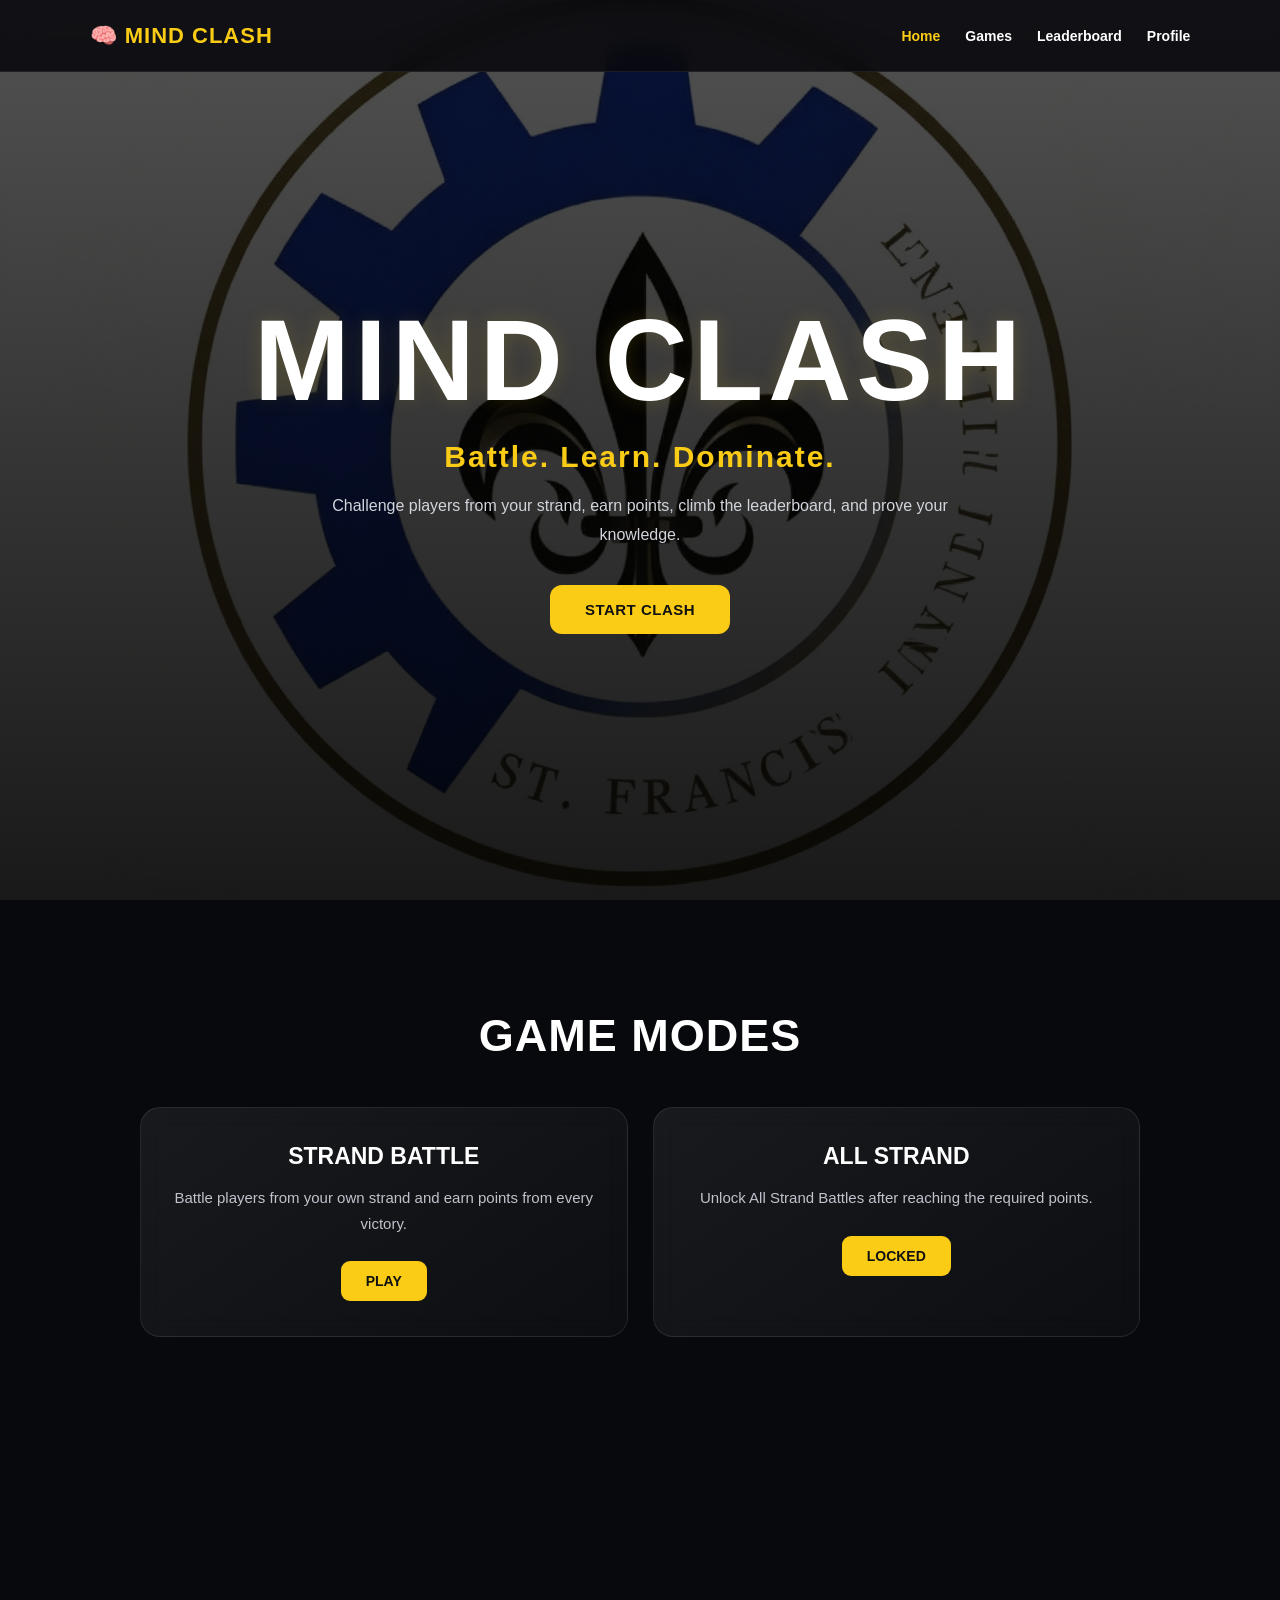
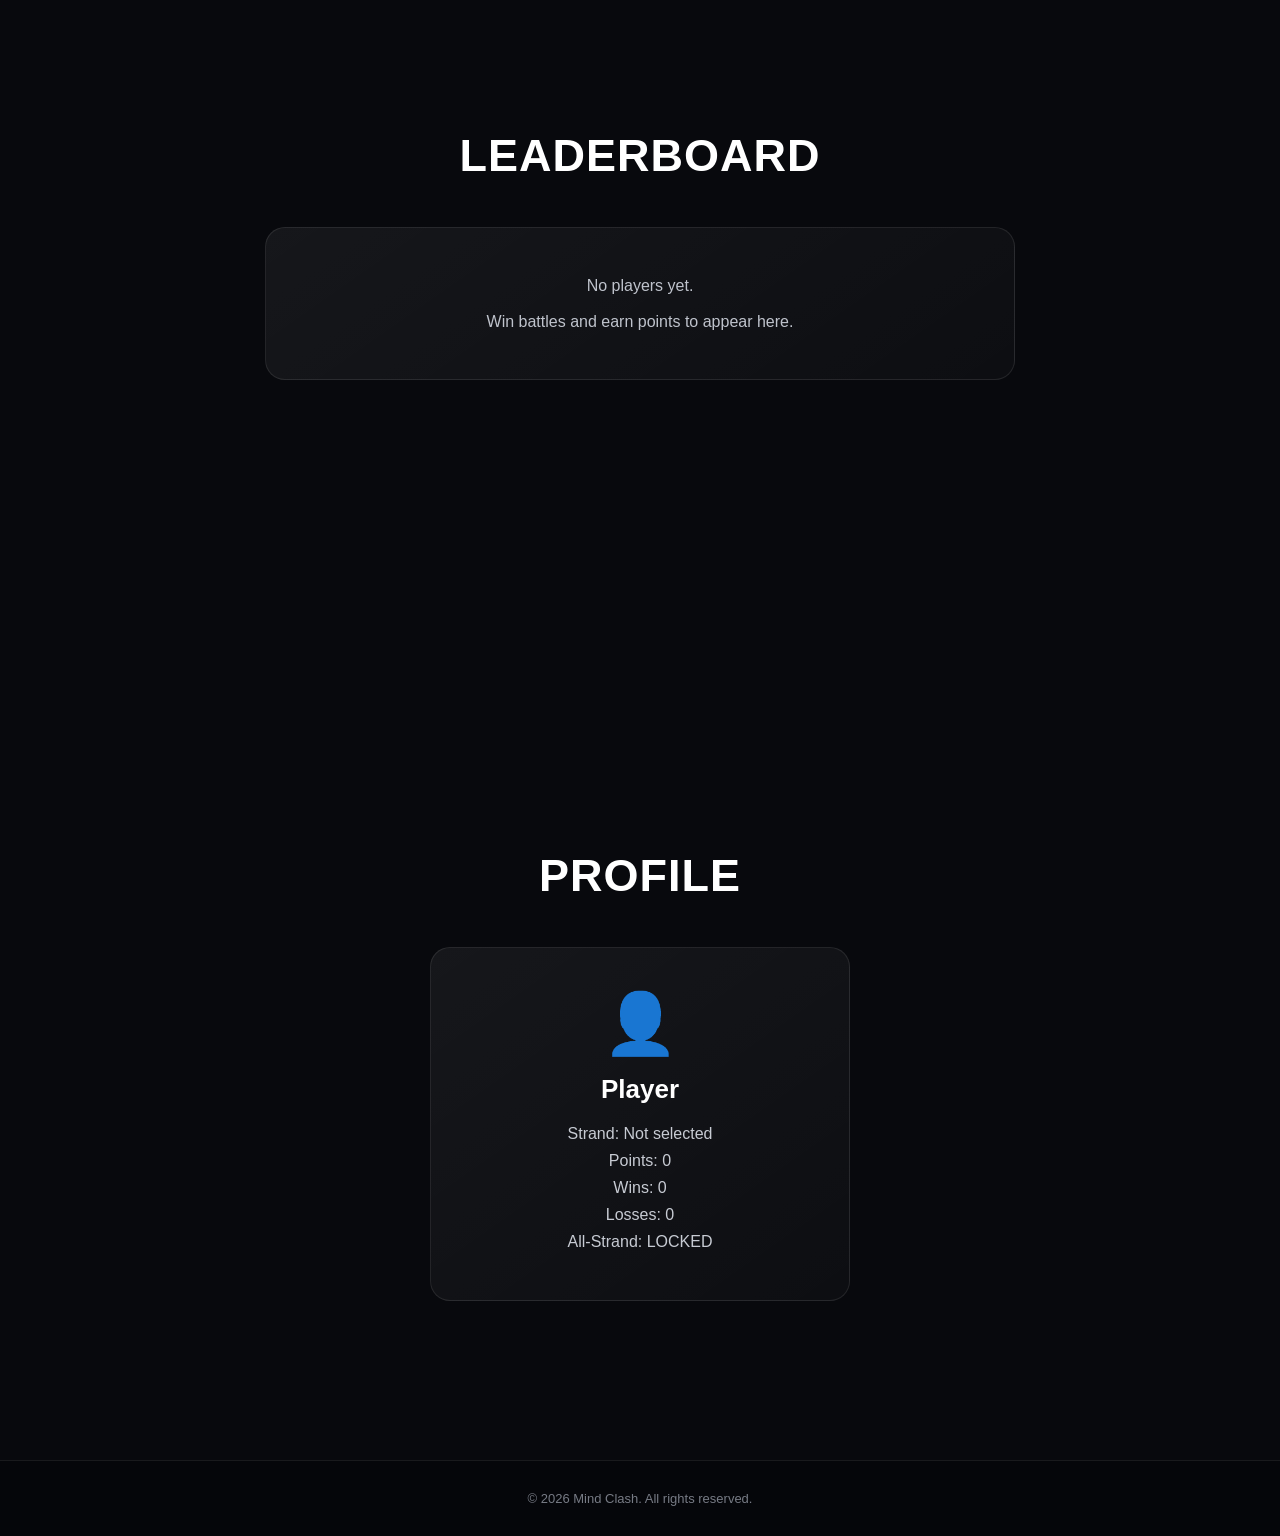
<file: index.html>
<!DOCTYPE html>
<html lang="en">

<head>
    <meta charset="UTF-8">
    <meta name="viewport" content="width=device-width, initial-scale=1.0">

    <title>Mind Clash</title>

    <link rel="stylesheet" href="style.css">
</head>

<body>

    <header class="navbar">

        <div class="logo">
            🧠 MIND CLASH
        </div>

        <nav>
            <a href="#home">Home</a>
            <a href="#games">Games</a>
            <a href="#leaderboard">Leaderboard</a>
            <a href="#profile">Profile</a>
        </nav>

    </header>


    <main>

        <section id="home" class="hero">

            <div class="hero-content">

                <h1>
                    MIND CLASH
                </h1>

                <p>
                    Battle. Learn. Dominate.
                </p>

                <p class="description">
                    Challenge players from your strand,
                    earn points, climb the leaderboard,
                    and prove your knowledge.
                </p>

                <button class="start-btn" onclick="startGame()">
                    START CLASH
                </button>

            </div>

        </section>


        <section id="games" class="section">

            <h2>GAME MODES</h2>

            <div class="game-container">

                <div class="game-card">
                    <h3>STRAND BATTLE</h3>
                    <p>
                        Battle players from your own strand
                        and earn points from every victory.
                    </p>
                    <button onclick="window.location.href='strand-battle.html'">
    PLAY
                    </button>
                </div>


                <div class="game-card">
                    <h3>ALL STRAND</h3>
                    <p>
                        Unlock All Strand Battles after reaching
                        the required points.
                    </p>
                    <button onclick="openAllStrand()">
                        LOCKED
                    </button>
                </div>

            </div>

        </section>


        <section id="leaderboard" class="section">

            <h2>LEADERBOARD</h2>

            <div class="leaderboard-box">

                <p>No players yet.</p>

                <p>
                    Win battles and earn points
                    to appear here.
                </p>

            </div>

        </section>


        <section id="profile" class="section">

            <h2>PROFILE</h2>

            <div class="profile-box">

                <div class="profile-icon">
                    👤
                </div>

                <h3>Player</h3>

                <p>Points: 0</p>

                <p>Wins: 0</p>

                <p>Losses: 0</p>

            </div>

        </section>

    </main>


    <footer>

        <p>
            © 2026 Mind Clash. All rights reserved.
        </p>

    </footer>


    <script src="script.js"></script>

</body>

</html>
</file>
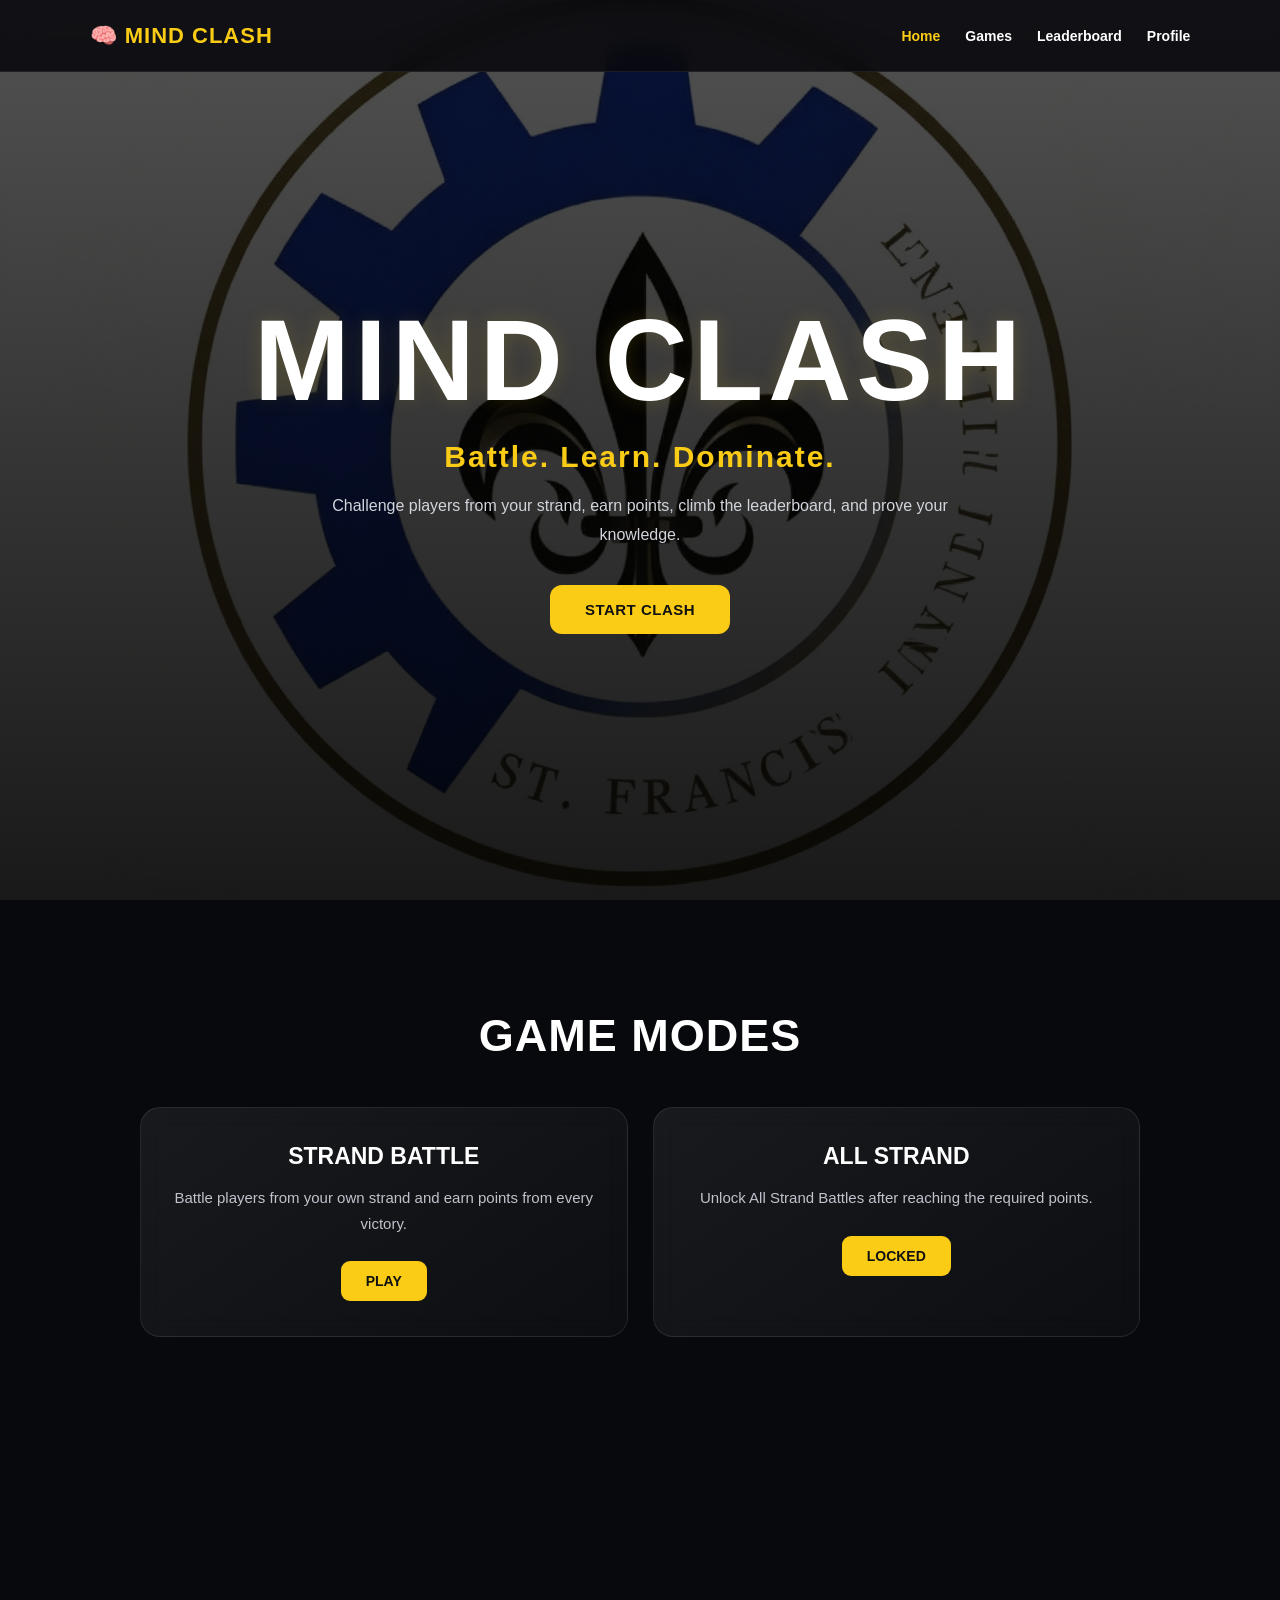
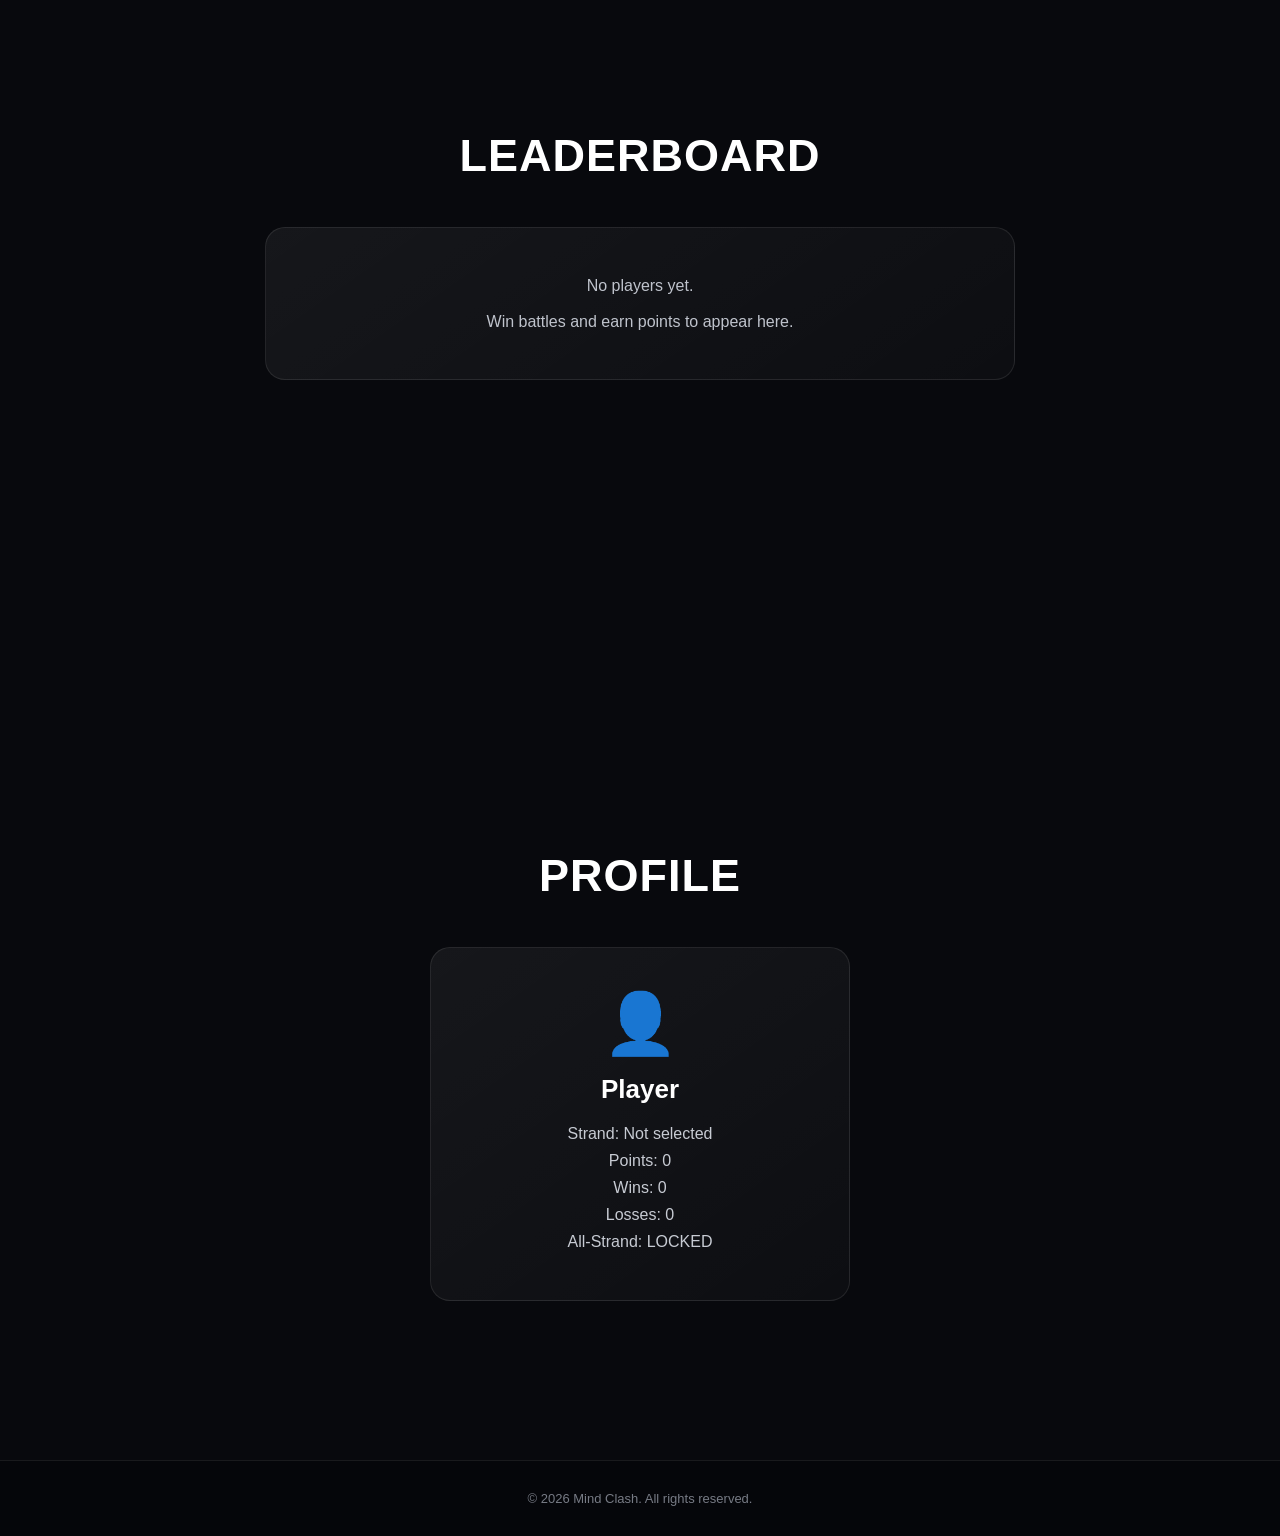
<file: strand-battle.html>
<!DOCTYPE html>
<html lang="en">

<head>

    <meta charset="UTF-8">

    <meta name="viewport"
          content="width=device-width, initial-scale=1.0">

    <title>Mind Clash - Strand Battle</title>

    <link rel="stylesheet"
          href="style.css">

</head>


<body>

    <!-- =========================
         HEADER
    ========================== -->

    <header class="navbar">

        <div class="logo">
            🧠 MIND CLASH
        </div>

        <nav>

            <a href="index.html">
                Home
            </a>

        </nav>

    </header>



    <!-- =========================
         BATTLE PAGE
    ========================== -->

    <main class="battle-page">


        <!-- BATTLE HEADER -->

        <section class="battle-header">

            <p class="battle-label">
                STRAND BATTLE
            </p>

            <h1>
                Prove Your Knowledge
            </h1>

            <p id="playerInfo">
                Loading player...
            </p>

        </section>



        <!-- =========================
             BATTLE CARD
        ========================== -->

        <section class="battle-card">


            <!-- PROGRESS -->

            <div class="battle-top">

                <span id="questionNumber">
                    Question 1 / 10
                </span>

                <span id="scoreDisplay">
                    Score: 0
                </span>

            </div>



            <!-- QUESTION -->

            <div class="question-area">

                <h2 id="questionText">
                    Loading question...
                </h2>

            </div>



            <!-- ANSWERS -->

            <div id="answerContainer"
                 class="answer-container">

            </div>



            <!-- NEXT BUTTON -->

            <button id="nextButton"
                    class="next-btn"
                    onclick="nextQuestion()"
                    style="display:none;">

                NEXT QUESTION

            </button>


        </section>



        <!-- =========================
             RESULT
        ========================== -->

        <section id="resultScreen"
                 class="result-screen"
                 style="display:none;">

            <div class="result-card">

                <div class="result-icon">
                    🏆
                </div>

                <h2 id="resultTitle">
                    Battle Complete
                </h2>

                <p id="resultMessage">
                    Your results are ready.
                </p>

                <div class="result-stats">

                    <p>
                        Score:
                        <strong id="finalScore">
                            0
                        </strong>
                    </p>

                    <p>
                        Points:
                        <strong id="pointsEarned">
                            0
                        </strong>
                    </p>

                </div>


                <button onclick="location.reload()"
                        class="battle-btn">

                    PLAY AGAIN

                </button>


                <button onclick="window.location.href='index.html'"
                        class="secondary-btn">

                    BACK TO MIND CLASH

                </button>

            </div>

        </section>

    </main>



    <!-- =========================
         BATTLE SCRIPT
    ========================== -->

    <script>

        // =====================================
        // PLAYER
        // =====================================

        let player =
            JSON.parse(
                localStorage.getItem(
                    "mindClashPlayer"
                )
            ) || {

                name: "",
                strand: "",
                points: 0,
                wins: 0,
                losses: 0,
                allStrandUnlocked: false

            };



        // =====================================
        // CHECK PLAYER
        // =====================================

        if (
            !player.name ||
            !player.strand
        ) {

            alert(
                "Please set up your player first."
            );

            window.location.href =
                "index.html";

        }



        // =====================================
        // QUESTIONS
        // =====================================

        const questions = [

            {
                question:
                    "Which term refers to the ability to understand and use information effectively?",

                answers: [
                    "Knowledge",
                    "Literacy",
                    "Communication",
                    "Memory"
                ],

                correct: 1
            },


            {
                question:
                    "What is the main purpose of communication?",

                answers: [
                    "To create confusion",
                    "To exchange meaning",
                    "To avoid interaction",
                    "To hide information"
                ],

                correct: 1
            },


            {
                question:
                    "Which is an example of verbal communication?",

                answers: [
                    "Facial expression",
                    "Hand gesture",
                    "Spoken words",
                    "Eye contact"
                ],

                correct: 2
            },


            {
                question:
                    "Which skill involves examining information carefully before accepting it?",

                answers: [
                    "Critical thinking",
                    "Guessing",
                    "Memorizing",
                    "Ignoring"
                ],

                correct: 0
            },


            {
                question:
                    "What do we call information that is supported by evidence?",

                answers: [
                    "Opinion",
                    "Fact",
                    "Rumor",
                    "Assumption"
                ],

                correct: 1
            },


            {
                question:
                    "Which communication element refers to the person who sends the message?",

                answers: [
                    "Receiver",
                    "Channel",
                    "Sender",
                    "Feedback"
                ],

                correct: 2
            },


            {
                question:
                    "What is feedback in communication?",

                answers: [
                    "The response to a message",
                    "The physical location",
                    "The original message",
                    "The communication barrier"
                ],

                correct: 0
            },


            {
                question:
                    "Which of the following can be a communication barrier?",

                answers: [
                    "Clear language",
                    "Active listening",
                    "Noise",
                    "Feedback"
                ],

                correct: 2
            },


            {
                question:
                    "What does teamwork require most?",

                answers: [
                    "Cooperation",
                    "Isolation",
                    "Competition only",
                    "Silence"
                ],

                correct: 0
            },


            {
                question:
                    "Which action demonstrates active listening?",

                answers: [
                    "Interrupting constantly",
                    "Ignoring the speaker",
                    "Paying attention and responding appropriately",
                    "Changing the topic"
                ],

                correct: 2
            }

        ];



        // =====================================
        // GAME VARIABLES
        // =====================================

        let currentQuestion = 0;

        let score = 0;

        let answered = false;



        // =====================================
        // PLAYER INFO
        // =====================================

        document.getElementById(
            "playerInfo"
        ).textContent =

            player.name +
            " • " +
            player.strand +
            " • " +
            player.points +
            " Points";



        // =====================================
        // LOAD QUESTION
        // =====================================

        function loadQuestion() {

            answered = false;

            const question =
                questions[currentQuestion];


            document.getElementById(
                "questionNumber"
            ).textContent =

                "Question " +
                (currentQuestion + 1) +
                " / " +
                questions.length;


            document.getElementById(
                "scoreDisplay"
            ).textContent =

                "Score: " +
                score;


            document.getElementById(
                "questionText"
            ).textContent =
                question.question;



            const container =
                document.getElementById(
                    "answerContainer"
                );


            container.innerHTML = "";



            question.answers.forEach(
                (answer, index) => {

                    const button =
                        document.createElement(
                            "button"
                        );


                    button.className =
                        "answer-btn";


                    button.textContent =
                        answer;


                    button.onclick = () =>
                        selectAnswer(
                            index,
                            button
                        );


                    container.appendChild(
                        button
                    );

                }
            );



            document.getElementById(
                "nextButton"
            ).style.display =
                "none";

        }



        // =====================================
        // SELECT ANSWER
        // =====================================

        function selectAnswer(
            selectedIndex,
            selectedButton
        ) {

            if (answered) {
                return;
            }


            answered = true;


            const question =
                questions[currentQuestion];


            const buttons =
                document.querySelectorAll(
                    ".answer-btn"
                );


            buttons.forEach(
                button => {

                    button.disabled = true;

                }
            );



            if (
                selectedIndex ===
                question.correct
            ) {

                score++;

                selectedButton.classList.add(
                    "correct"
                );

            } else {

                selectedButton.classList.add(
                    "wrong"
                );


                buttons[
                    question.correct
                ].classList.add(
                    "correct"
                );

            }



            document.getElementById(
                "scoreDisplay"
            ).textContent =

                "Score: " +
                score;


            document.getElementById(
                "nextButton"
            ).style.display =
                "block";

        }



        // =====================================
        // NEXT QUESTION
        // =====================================

        function nextQuestion() {

            currentQuestion++;


            if (
                currentQuestion >=
                questions.length
            ) {

                finishBattle();

                return;

            }


            loadQuestion();

        }



        // =====================================
        // FINISH BATTLE
        // =====================================

        function finishBattle() {

            const battleWon =
                score >= 6;


            let earnedPoints = 0;


            if (battleWon) {

                earnedPoints = 10;

                player.points += 10;

                player.wins++;

            } else {

                player.losses++;

            }



            if (
                player.points >= 100
            ) {

                player.allStrandUnlocked =
                    true;

            }



            localStorage.setItem(
                "mindClashPlayer",
                JSON.stringify(player)
            );



            document.querySelector(
                ".battle-card"
            ).style.display =
                "none";


            document.querySelector(
                ".battle-header"
            ).style.display =
                "none";


            document.getElementById(
                "resultScreen"
            ).style.display =
                "flex";



            document.getElementById(
                "finalScore"
            ).textContent =

                score +
                " / " +
                questions.length;



            document.getElementById(
                "pointsEarned"
            ).textContent =

                "+" +
                earnedPoints;



            if (battleWon) {

                document.getElementById(
                    "resultTitle"
                ).textContent =
                    "YOU WON!";


                document.getElementById(
                    "resultMessage"
                ).textContent =

                    "Great job! You earned 10 points.";

            } else {

                document.getElementById(
                    "resultTitle"
                ).textContent =
                    "BATTLE LOST";


                document.getElementById(
                    "resultMessage"
                ).textContent =

                    "You need at least 6 correct answers to win.";

            }

        }



        // =====================================
        // START
        // =====================================

        loadQuestion();

    </script>

</body>

</html>
</file>
<file: style.css>
* {
    margin: 0;
    padding: 0;
    box-sizing: border-box;
}

html {
    scroll-behavior: smooth;
}

body {
    font-family: Arial, sans-serif;
    background: #08090d;
    color: #ffffff;
    min-height: 100vh;
    overflow-x: hidden;
}


/* =========================
   NAVBAR
========================= */

.navbar {
    position: fixed;
    top: 0;
    left: 0;
    width: 100%;
    height: 72px;

    display: flex;
    justify-content: space-between;
    align-items: center;

    padding: 0 7%;

    background: rgba(8, 9, 13, 0.88);
    backdrop-filter: blur(14px);

    border-bottom: 1px solid rgba(255, 255, 255, 0.08);

    z-index: 1000;
}

.logo {
    color: #facc15;
    font-size: 22px;
    font-weight: 900;
    letter-spacing: 1px;
}

.navbar nav {
    display: flex;
    align-items: center;
    gap: 25px;
}

.navbar nav a {
    position: relative;

    color: #ffffff;
    text-decoration: none;

    font-size: 14px;
    font-weight: 600;

    transition: 0.3s;
}

.navbar nav a:hover {
    color: #facc15;
}

.navbar nav a.active {
    color: #facc15;
}


/* =========================
   HERO
========================= */

.hero {
    position: relative;

    min-height: 100vh;

    display: flex;
    justify-content: center;
    align-items: center;

    text-align: center;

    padding: 120px 20px 80px;

    background:
        linear-gradient(
            rgba(0, 0, 0, 0.68),
            rgba(0, 0, 0, 0.90)
        ),
        url("image.png") center center / cover no-repeat fixed;
}

.hero-content {
    position: relative;
    z-index: 2;

    width: 100%;
    max-width: 850px;
}

.hero h1 {
    font-size: clamp(55px, 11vw, 115px);

    font-weight: 900;

    letter-spacing: 5px;

    line-height: 0.95;

    color: #ffffff;

    text-shadow:
        0 0 20px rgba(250, 204, 21, 0.15);

    margin-bottom: 25px;
}

.hero > .hero-content > p:first-of-type {
    color: #facc15;

    font-size: clamp(20px, 4vw, 30px);

    font-weight: 800;

    letter-spacing: 2px;

    margin-bottom: 18px;
}

.hero .description {
    max-width: 620px;

    margin: 0 auto 35px;

    color: #d1d5db;

    font-size: 16px;

    line-height: 1.8;
}


/* =========================
   START BUTTON
========================= */

.start-btn {
    border: none;

    padding: 16px 35px;

    border-radius: 12px;

    background: #facc15;

    color: #111111;

    font-size: 15px;

    font-weight: 900;

    letter-spacing: 0.5px;

    cursor: pointer;

    transition: 0.3s;
}

.start-btn:hover {
    transform: translateY(-4px);

    box-shadow:
        0 12px 35px rgba(250, 204, 21, 0.25);
}

.start-btn:active {
    transform: scale(0.97);
}


/* =========================
   GENERAL SECTIONS
========================= */

.section {
    min-height: 80vh;

    padding: 110px 7%;

    text-align: center;

    background: #08090d;
}

.section h2 {
    font-size: clamp(30px, 5vw, 45px);

    font-weight: 900;

    letter-spacing: 1px;

    margin-bottom: 45px;
}


/* =========================
   GAME CONTAINER
========================= */

.game-container {
    width: 100%;
    max-width: 1000px;

    margin: auto;

    display: grid;

    grid-template-columns:
        repeat(auto-fit, minmax(280px, 1fr));

    gap: 25px;
}


/* =========================
   GAME CARD
========================= */

.game-card {
    padding: 35px 28px;

    background:
        linear-gradient(
            145deg,
            rgba(255, 255, 255, 0.07),
            rgba(255, 255, 255, 0.025)
        );

    border: 1px solid rgba(255, 255, 255, 0.09);

    border-radius: 20px;

    backdrop-filter: blur(12px);

    transition: 0.3s;
}

.game-card:hover {
    transform: translateY(-7px);

    border-color: rgba(250, 204, 21, 0.5);

    box-shadow:
        0 15px 45px rgba(0, 0, 0, 0.35);
}

.game-card h3 {
    color: #ffffff;

    font-size: 23px;

    font-weight: 900;

    margin-bottom: 15px;
}

.game-card p {
    color: #bfc3cc;

    font-size: 15px;

    line-height: 1.7;

    margin-bottom: 25px;
}

.game-card button {
    border: none;

    padding: 12px 25px;

    border-radius: 9px;

    background: #facc15;

    color: #111111;

    font-size: 14px;

    font-weight: 800;

    cursor: pointer;

    transition: 0.3s;
}

.game-card button:hover {
    transform: translateY(-3px);

    box-shadow:
        0 8px 25px rgba(250, 204, 21, 0.22);
}


/* =========================
   LEADERBOARD
========================= */

.leaderboard-box {
    width: 100%;
    max-width: 750px;

    margin: auto;

    padding: 35px;

    background:
        linear-gradient(
            145deg,
            rgba(255, 255, 255, 0.06),
            rgba(255, 255, 255, 0.025)
        );

    border: 1px solid rgba(255, 255, 255, 0.09);

    border-radius: 20px;
}

.leaderboard-box p {
    color: #bfc3cc;

    margin: 10px 0;

    line-height: 1.6;
}


/* =========================
   PROFILE
========================= */

.profile-box {
    width: 100%;
    max-width: 420px;

    margin: auto;

    padding: 40px 30px;

    background:
        linear-gradient(
            145deg,
            rgba(255, 255, 255, 0.06),
            rgba(255, 255, 255, 0.025)
        );

    border: 1px solid rgba(255, 255, 255, 0.09);

    border-radius: 20px;
}

.profile-icon {
    font-size: 60px;

    margin-bottom: 15px;
}

.profile-box h3 {
    font-size: 26px;

    margin-bottom: 20px;
}

.profile-box p {
    color: #c7cbd3;

    margin: 9px 0;
}


/* =========================
   FOOTER
========================= */

footer {
    padding: 30px 20px;

    text-align: center;

    background: #05060a;

    border-top: 1px solid rgba(255, 255, 255, 0.08);

    color: #777b85;

    font-size: 13px;
}


/* =========================
   MOBILE
========================= */

@media (max-width: 700px) {

    .navbar {
        height: auto;

        min-height: 65px;

        padding: 15px 5%;

        flex-direction: column;

        gap: 12px;
    }

    .navbar nav {
        gap: 14px;

        flex-wrap: wrap;

        justify-content: center;
    }

    .navbar nav a {
        font-size: 11px;
    }

    .logo {
        font-size: 18px;
    }

    .hero {
        padding-top: 150px;
    }

    .hero h1 {
        letter-spacing: 2px;
    }

    .hero .description {
        font-size: 14px;
    }

    .section {
        padding-left: 5%;
        padding-right: 5%;
    }

    .game-container {
        grid-template-columns: 1fr;
    }
}
/* ==========================================
   STRAND BATTLE
========================================== */

.battle-page {
    min-height: 100vh;

    padding: 120px 20px 60px;

    background:
        linear-gradient(
            rgba(0, 0, 0, 0.78),
            rgba(0, 0, 0, 0.94)
        ),
        url("image.png") center center / cover no-repeat fixed;

    display: flex;
    flex-direction: column;
    align-items: center;
}


/* ==========================================
   BATTLE HEADER
========================================== */

.battle-header {
    width: 100%;
    max-width: 850px;

    text-align: center;

    margin-bottom: 35px;
}

.battle-label {
    color: #facc15;

    font-size: 14px;

    font-weight: 900;

    letter-spacing: 3px;

    margin-bottom: 12px;
}

.battle-header h1 {
    font-size: clamp(32px, 6vw, 55px);

    font-weight: 900;

    margin-bottom: 12px;
}

#playerInfo {
    color: #c7cbd3;

    font-size: 15px;
}


/* ==========================================
   BATTLE CARD
========================================== */

.battle-card {
    width: 100%;
    max-width: 850px;

    padding: 30px;

    background:
        linear-gradient(
            145deg,
            rgba(255, 255, 255, 0.08),
            rgba(255, 255, 255, 0.025)
        );

    border: 1px solid rgba(255, 255, 255, 0.1);

    border-radius: 22px;

    backdrop-filter: blur(14px);

    box-shadow:
        0 20px 60px rgba(0, 0, 0, 0.45);
}


/* ==========================================
   BATTLE TOP
========================================== */

.battle-top {
    display: flex;

    justify-content: space-between;

    align-items: center;

    gap: 20px;

    padding-bottom: 20px;

    margin-bottom: 30px;

    border-bottom: 1px solid
        rgba(255, 255, 255, 0.08);

    color: #c7cbd3;

    font-size: 14px;

    font-weight: 700;
}

#scoreDisplay {
    color: #facc15;
}


/* ==========================================
   QUESTION
========================================== */

.question-area {
    padding: 20px 5px 35px;

    text-align: center;
}

#questionText {
    font-size: clamp(22px, 4vw, 32px);

    line-height: 1.45;

    font-weight: 800;
}


/* ==========================================
   ANSWERS
========================================== */

.answer-container {
    display: grid;

    grid-template-columns:
        repeat(2, 1fr);

    gap: 15px;
}

.answer-btn {
    width: 100%;

    min-height: 65px;

    padding: 16px 20px;

    border: 1px solid
        rgba(255, 255, 255, 0.1);

    border-radius: 13px;

    background:
        rgba(255, 255, 255, 0.055);

    color: #ffffff;

    text-align: left;

    font-size: 15px;

    font-weight: 700;

    cursor: pointer;

    transition: 0.25s;
}

.answer-btn:hover:not(:disabled) {
    transform: translateY(-3px);

    border-color: #facc15;

    background:
        rgba(250, 204, 21, 0.1);
}

.answer-btn:disabled {
    cursor: default;
}


/* ==========================================
   CORRECT ANSWER
========================================== */

.answer-btn.correct {
    border-color: #22c55e;

    background:
        rgba(34, 197, 94, 0.18);

    color: #86efac;
}


/* ==========================================
   WRONG ANSWER
========================================== */

.answer-btn.wrong {
    border-color: #ef4444;

    background:
        rgba(239, 68, 68, 0.18);

    color: #fca5a5;
}


/* ==========================================
   NEXT BUTTON
========================================== */

.next-btn {
    display: block;

    width: 100%;

    margin-top: 25px;

    padding: 15px;

    border: none;

    border-radius: 11px;

    background: #facc15;

    color: #111111;

    font-size: 15px;

    font-weight: 900;

    cursor: pointer;

    transition: 0.3s;
}

.next-btn:hover {
    transform: translateY(-3px);

    box-shadow:
        0 10px 30px
        rgba(250, 204, 21, 0.25);
}


/* ==========================================
   RESULT SCREEN
========================================== */

.result-screen {
    width: 100%;

    min-height: 500px;

    align-items: center;

    justify-content: center;
}

.result-card {
    width: 100%;

    max-width: 500px;

    padding: 45px 30px;

    text-align: center;

    background:
        linear-gradient(
            145deg,
            rgba(255, 255, 255, 0.08),
            rgba(255, 255, 255, 0.025)
        );

    border: 1px solid
        rgba(255, 255, 255, 0.1);

    border-radius: 22px;

    backdrop-filter: blur(14px);
}

.result-icon {
    font-size: 70px;

    margin-bottom: 20px;
}

.result-card h2 {
    font-size: 35px;

    font-weight: 900;

    margin-bottom: 15px;
}

.result-card > p {
    color: #c7cbd3;

    line-height: 1.6;

    margin-bottom: 25px;
}


/* ==========================================
   RESULT STATS
========================================== */

.result-stats {
    display: flex;

    justify-content: center;

    gap: 35px;

    margin-bottom: 30px;
}

.result-stats p {
    color: #c7cbd3;
}

.result-stats strong {
    display: block;

    color: #facc15;

    font-size: 24px;

    margin-top: 5px;
}


/* ==========================================
   RESULT BUTTONS
========================================== */

.battle-btn,
.secondary-btn {
    width: 100%;

    padding: 14px 20px;

    border-radius: 10px;

    font-size: 14px;

    font-weight: 900;

    cursor: pointer;

    transition: 0.3s;
}

.battle-btn {
    border: none;

    background: #facc15;

    color: #111111;

    margin-bottom: 12px;
}

.battle-btn:hover {
    transform: translateY(-3px);

    box-shadow:
        0 10px 30px
        rgba(250, 204, 21, 0.25);
}

.secondary-btn {
    border: 1px solid
        rgba(255, 255, 255, 0.15);

    background: transparent;

    color: #ffffff;
}

.secondary-btn:hover {
    border-color: #facc15;

    color: #facc15;
}


/* ==========================================
   MOBILE BATTLE DESIGN
========================================== */

@media (max-width: 700px) {

    .battle-page {
        padding: 130px 15px 40px;
    }

    .battle-card {
        padding: 22px 17px;

        border-radius: 17px;
    }

    .battle-top {
        font-size: 12px;
    }

    .answer-container {
        grid-template-columns: 1fr;
    }

    .answer-btn {
        min-height: 58px;

        font-size: 14px;
    }

    .result-stats {
        gap: 20px;
    }

    .result-card {
        padding: 35px 22px;
    }

}
</file>
